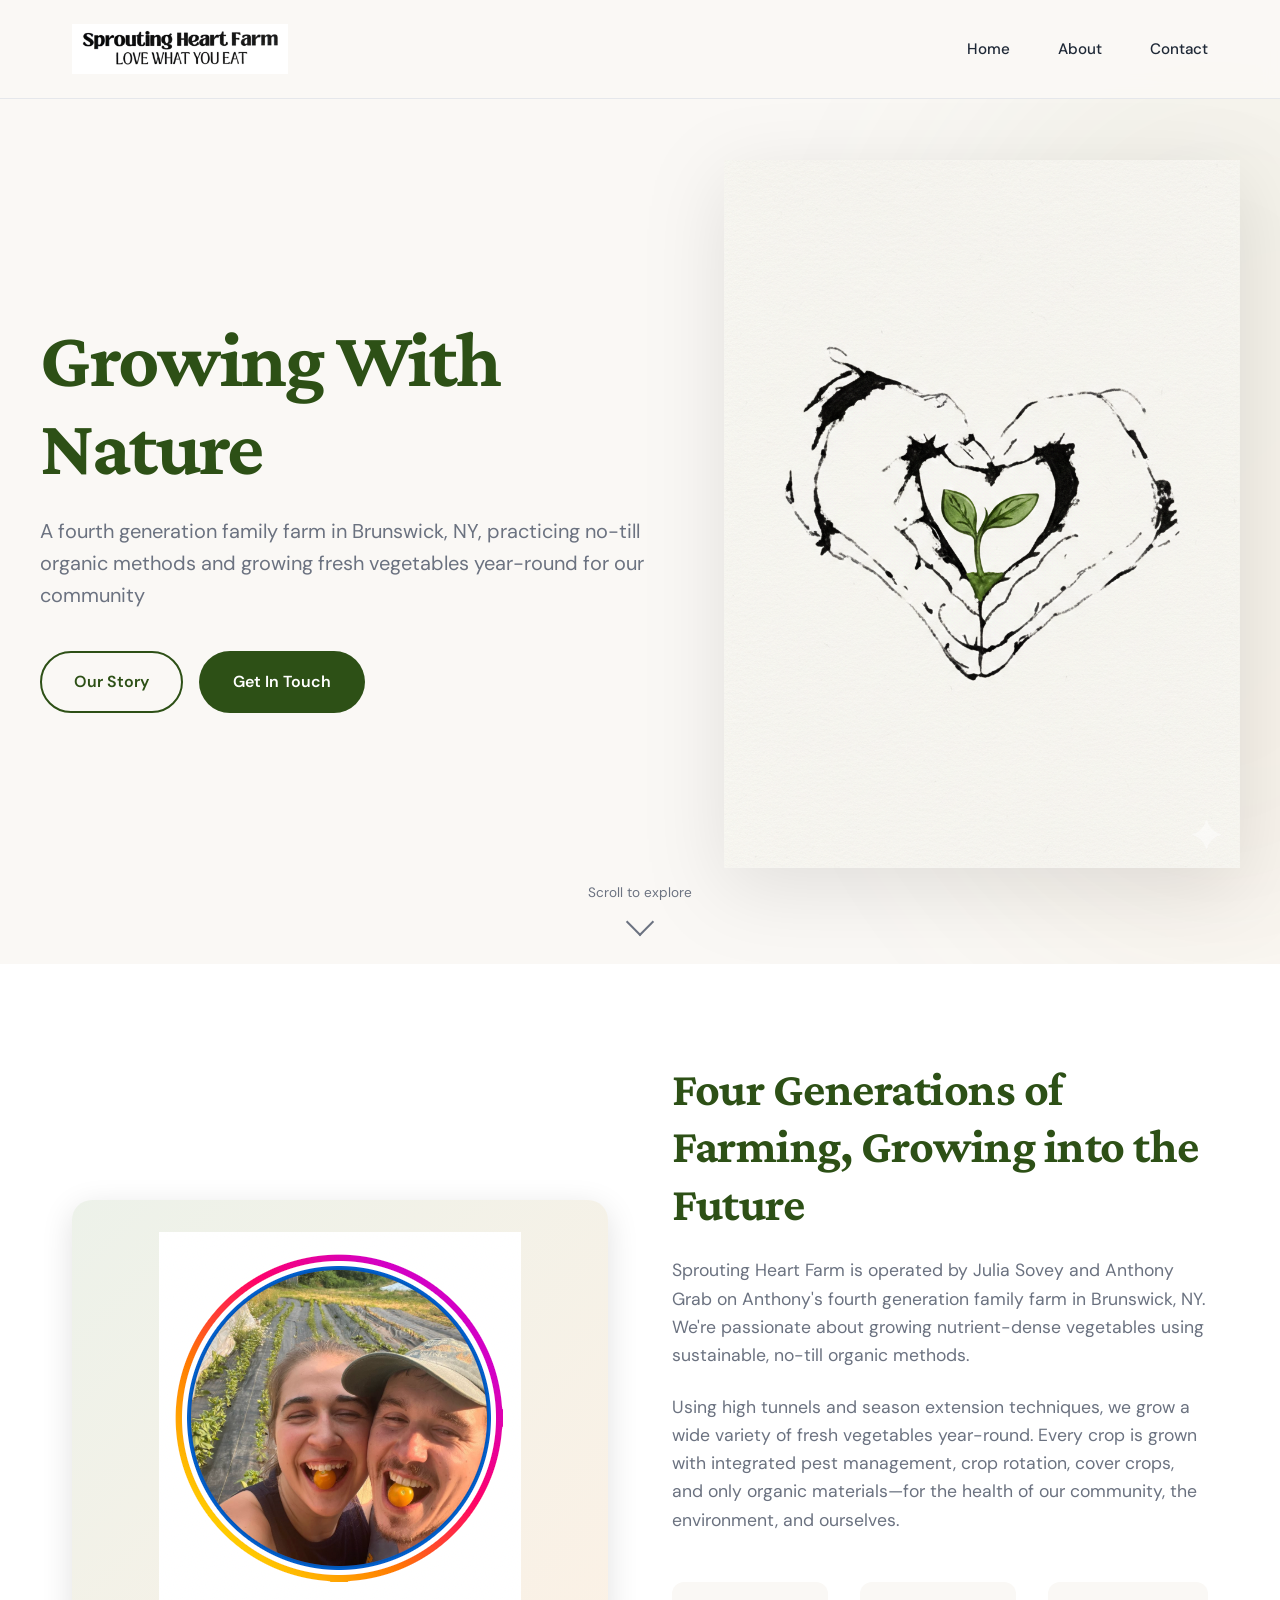
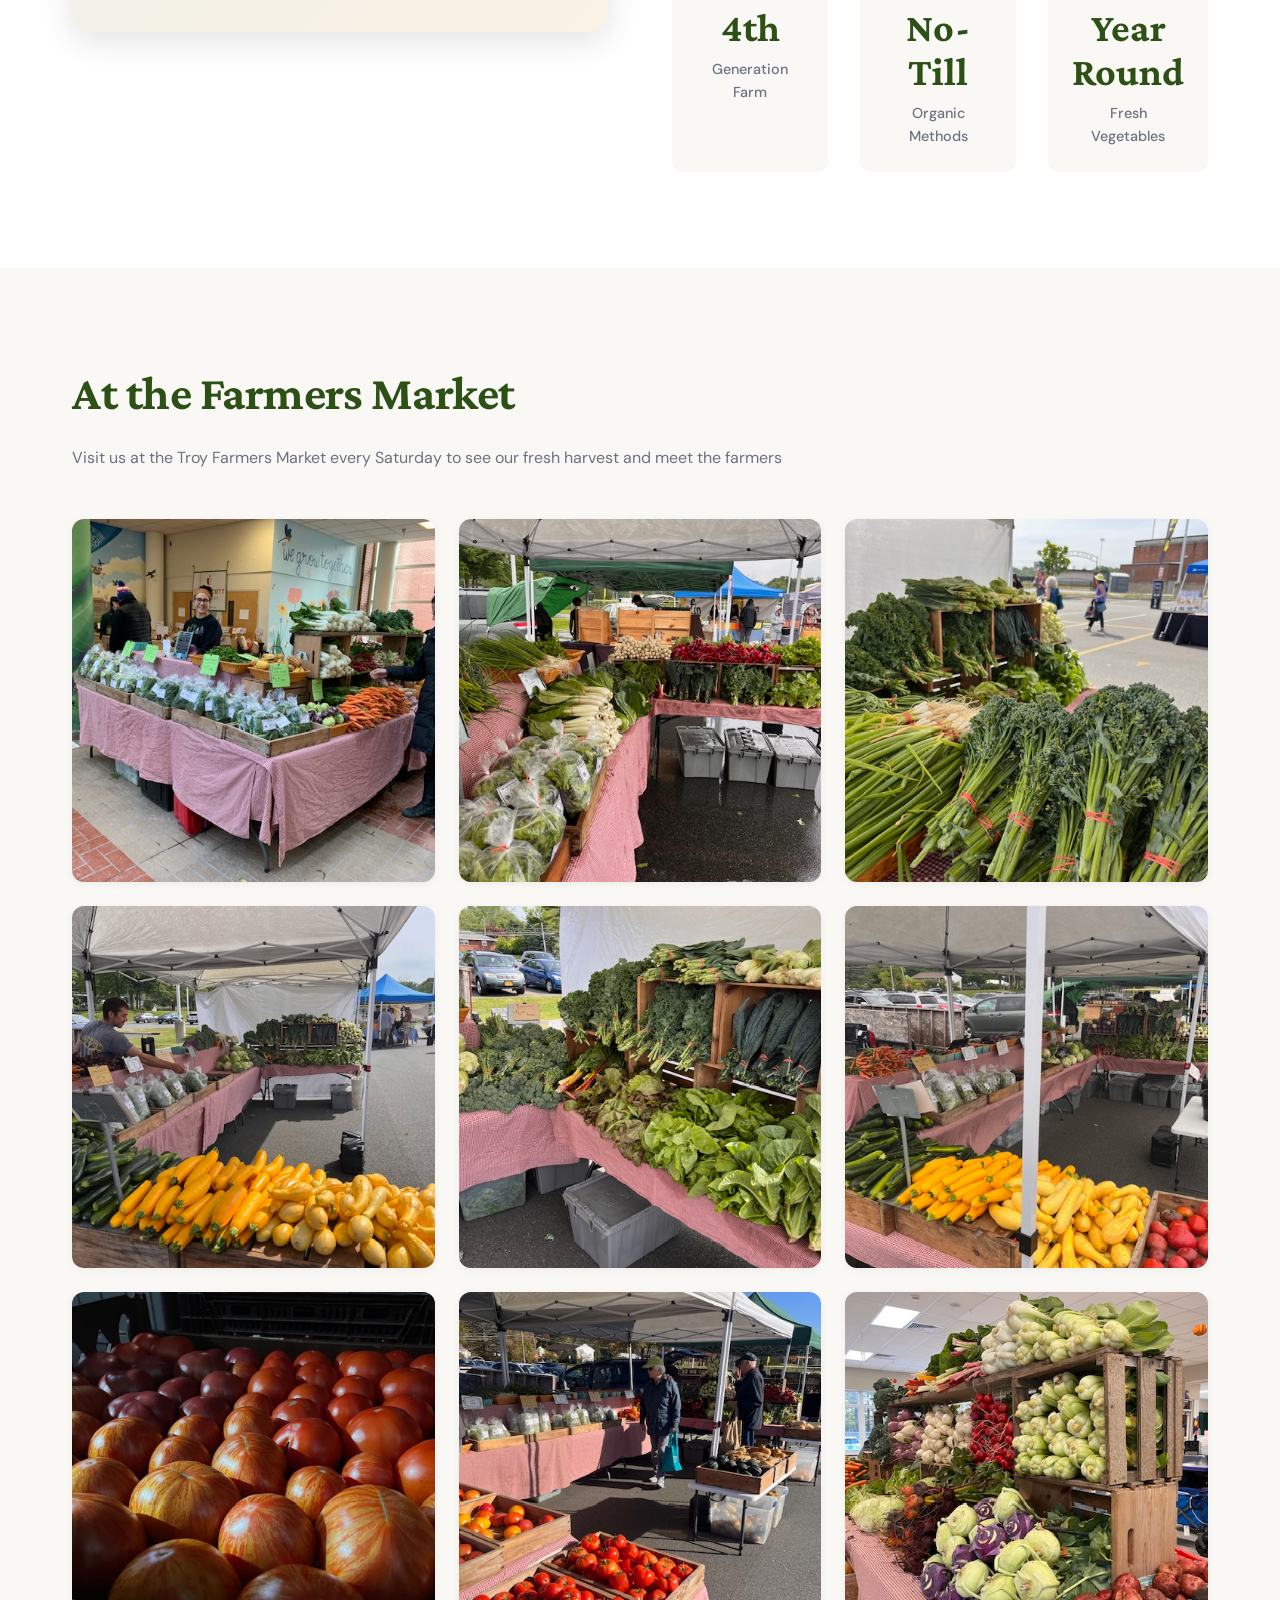
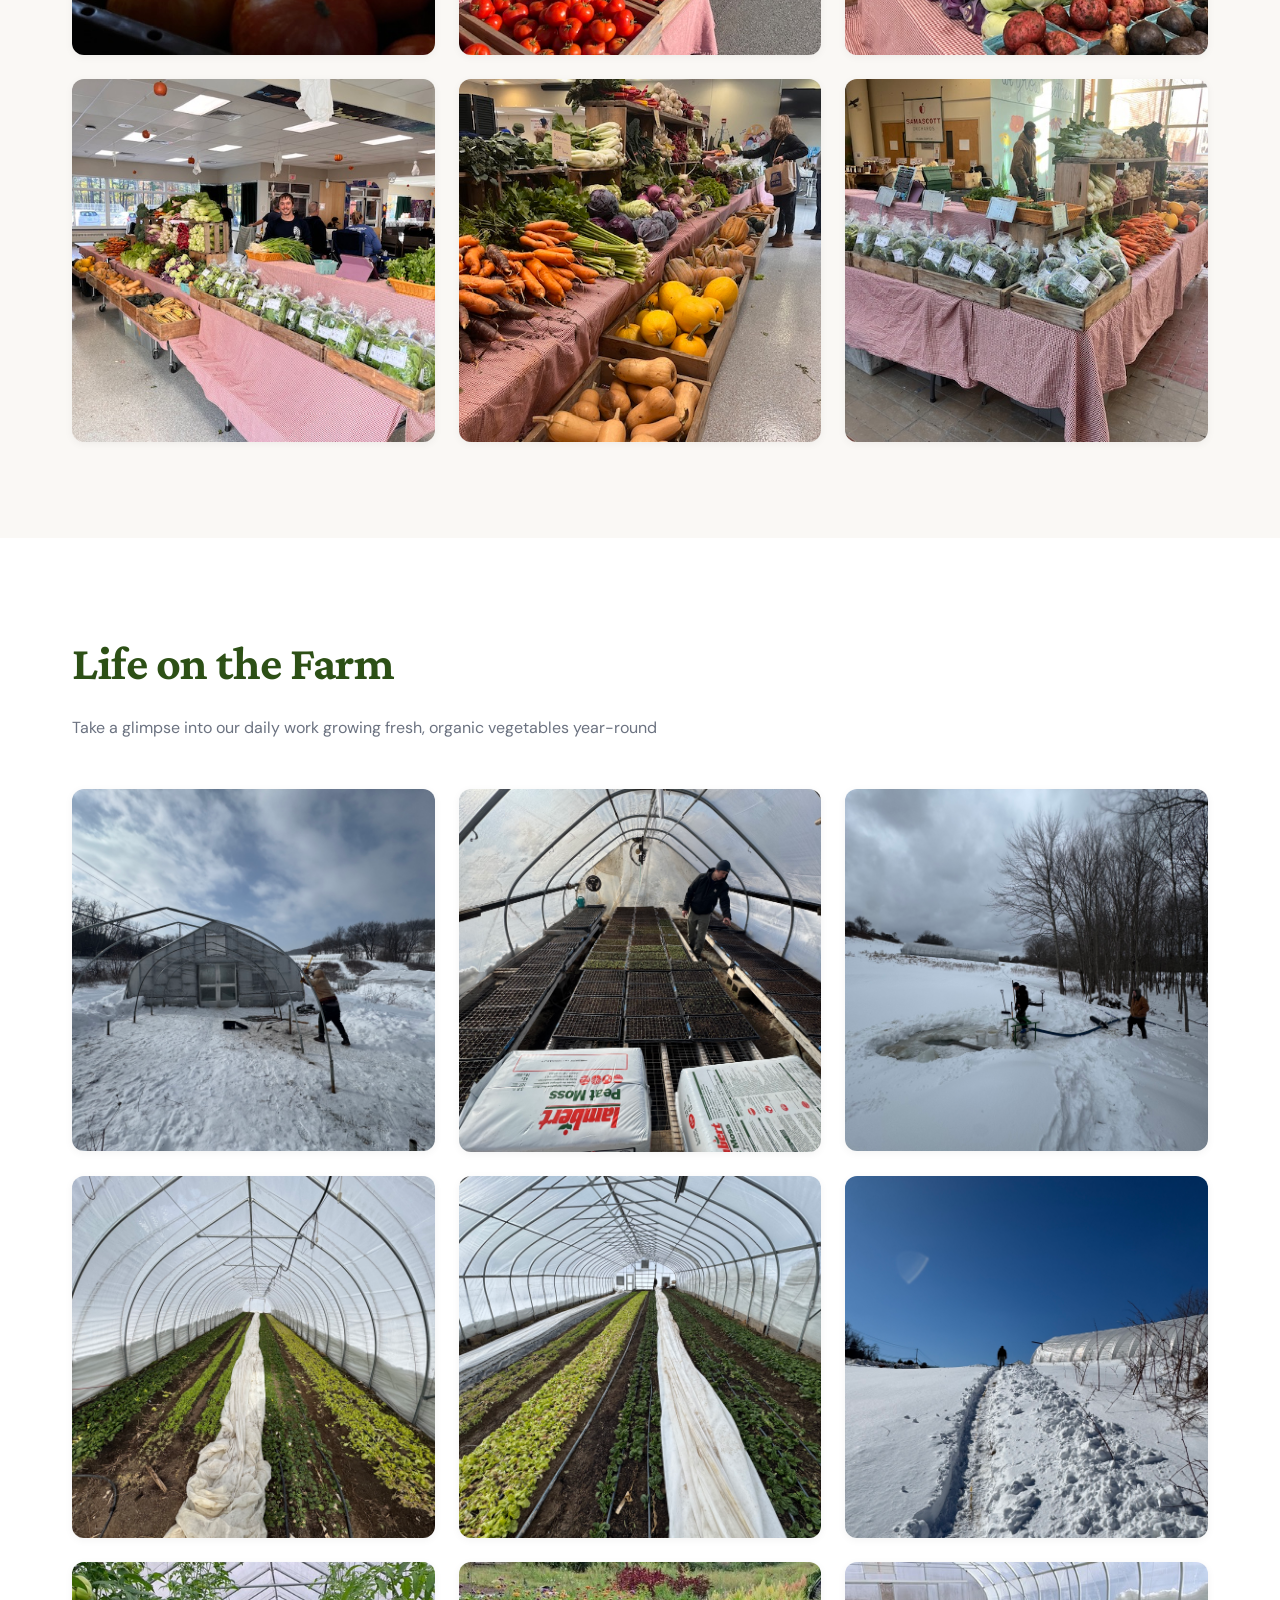
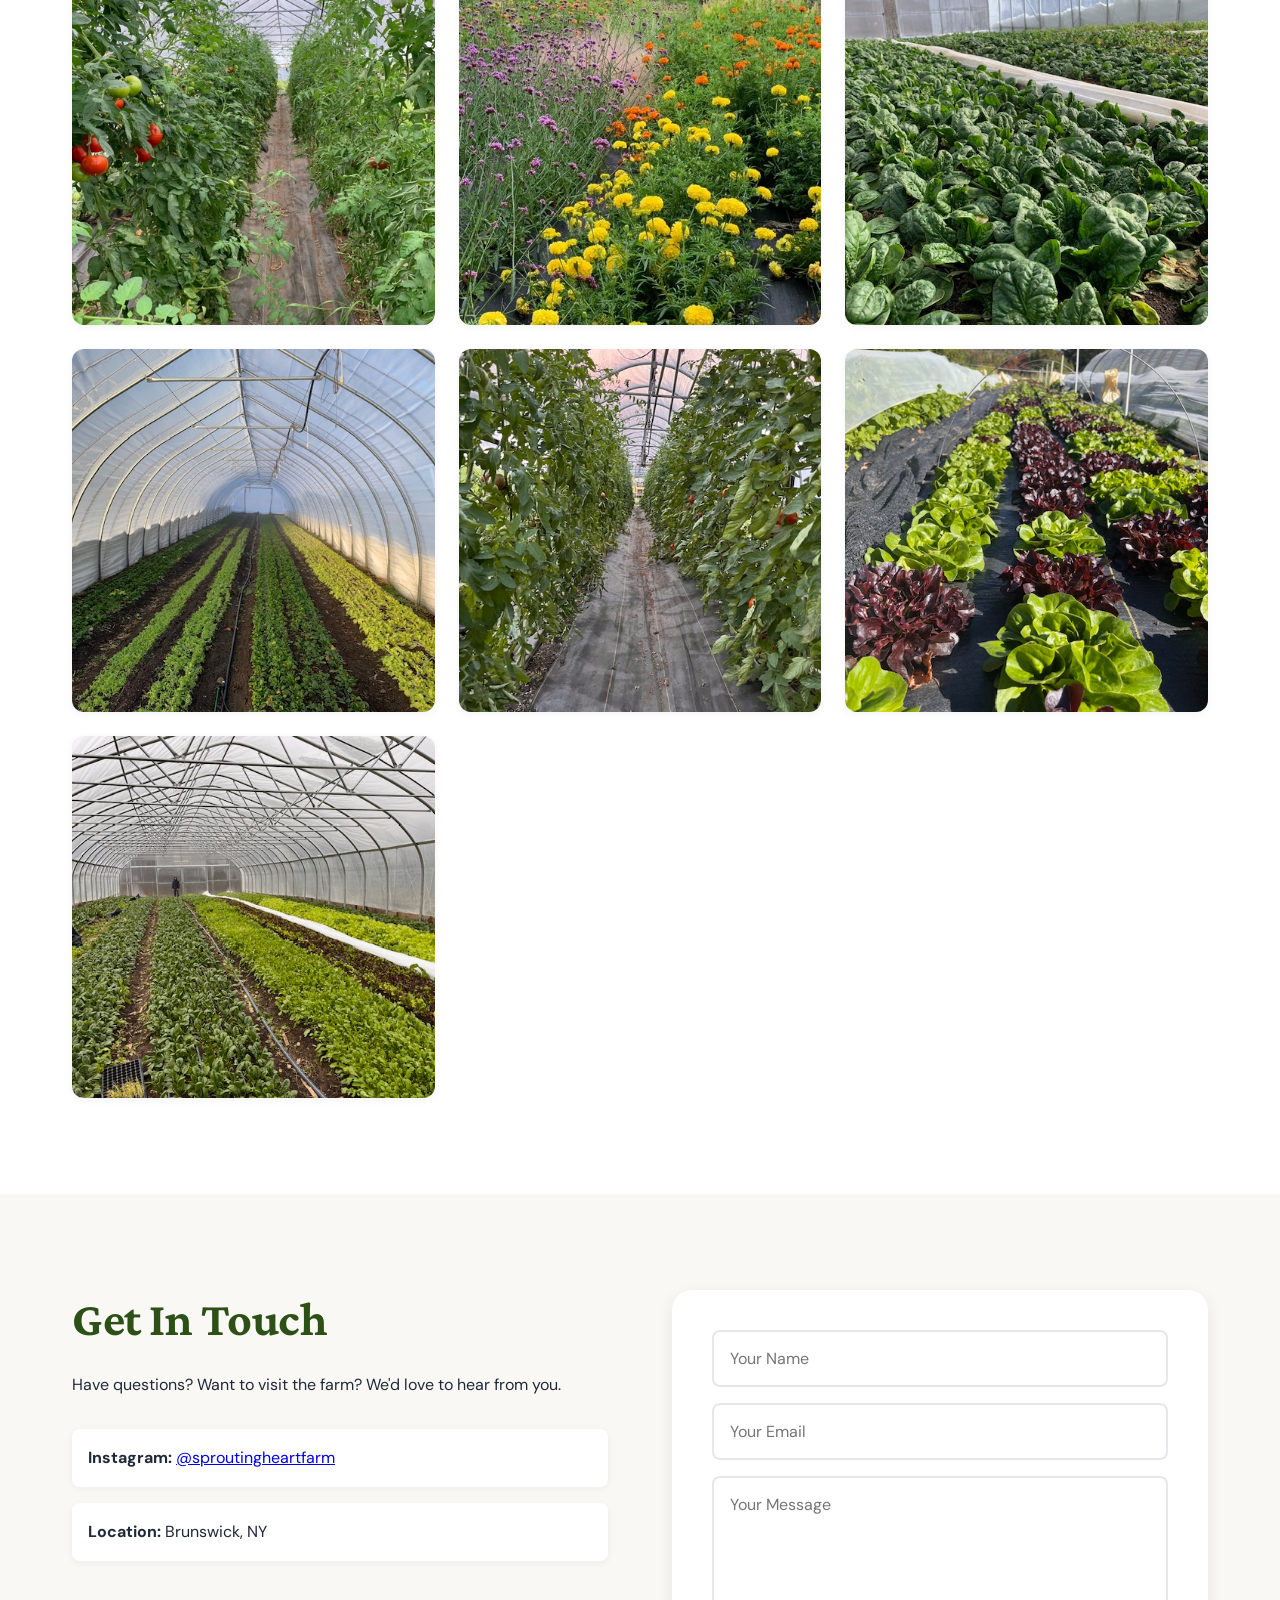
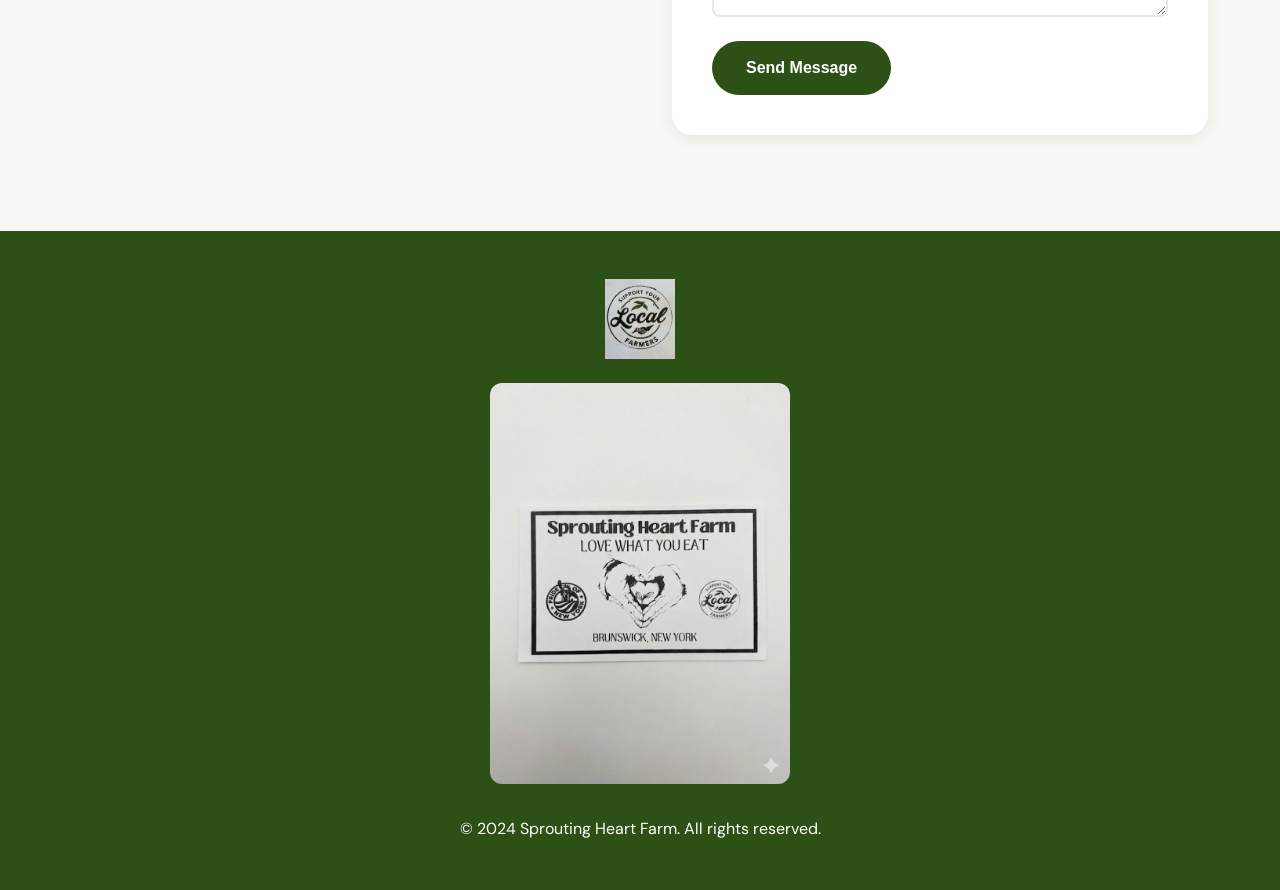
<file: index.html>
<!DOCTYPE html>
<html lang="en">
<head>
    <meta charset="UTF-8">
    <meta name="viewport" content="width=device-width, initial-scale=1.0">
    <title>Sprouting Heart Farm | No-Till Organic Vegetables - Brunswick, NY</title>
    <meta name="description" content="Sprouting Heart Farm is a fourth generation no-till organic vegetable farm in Brunswick, NY. Pre-order fresh, seasonal vegetables for pickup at the farm or farmers market.">
    <meta name="keywords" content="organic vegetables, no-till farm, Brunswick NY, farmers market, CSA, fresh produce, Rensselaer County farm">
    <link rel="canonical" href="https://sproutingheartfarm.com/">

    <!-- Open Graph -->
    <meta property="og:type" content="website">
    <meta property="og:url" content="https://sproutingheartfarm.com/">
    <meta property="og:title" content="Sprouting Heart Farm | No-Till Organic Vegetables - Brunswick, NY">
    <meta property="og:description" content="Fourth generation no-till organic vegetable farm in Brunswick, NY. Pre-order fresh seasonal vegetables for farm or farmers market pickup.">
    <meta property="og:image" content="https://sproutingheartfarm.com/images/logo/sprouting heart.jpg">

    <!-- Structured Data: Local Business -->
    <script type="application/ld+json">
    {
      "@context": "https://schema.org",
      "@type": "LocalBusiness",
      "name": "Sprouting Heart Farm",
      "description": "Fourth generation no-till organic vegetable farm in Brunswick, NY offering fresh seasonal produce.",
      "url": "https://sproutingheartfarm.com",
      "image": "https://sproutingheartfarm.com/images/logo/sprouting heart.jpg",
      "address": {
        "@type": "PostalAddress",
        "addressLocality": "Brunswick",
        "addressRegion": "NY",
        "addressCountry": "US"
      },
      "email": "sproutingheartfarmny@gmail.com",
      "servesCuisine": "Organic Vegetables"
    }
    </script>

    <link rel="icon" type="image/png" href="images/logo/hands.png">
    <link rel="stylesheet" href="styles.css?v=2">
    <link rel="preconnect" href="https://fonts.googleapis.com">
    <link rel="preconnect" href="https://fonts.gstatic.com" crossorigin>
    <link href="https://fonts.googleapis.com/css2?family=Crimson+Pro:wght@400;600;700&family=DM+Sans:wght@400;500;700&display=swap" rel="stylesheet">
</head>
<body>
    <!-- Navigation -->
    <nav class="navbar">
        <div class="nav-container">
            <div class="logo">
                <img src="images/logo/love what you eat.png" alt="Sprouting Heart Farm - Love What You Eat" loading="lazy">
            </div>
            <button class="hamburger" id="hamburger" aria-label="Menu">
                <span></span>
                <span></span>
                <span></span>
            </button>
            <ul class="nav-menu" id="navMenu">
                <li><a href="#home" class="nav-link">Home</a></li>
                <li><a href="#about" class="nav-link">About</a></li>
                <li><a href="#contact" class="nav-link">Contact</a></li>
            </ul>
        </div>
    </nav>

    <!-- Hero Section -->
    <section class="hero" id="home">
        <div class="hero-content">
            <div class="hero-text">
                <h1 class="hero-title">
                    <span class="title-line">Growing With</span>
                    <span class="title-line">Nature</span>
                </h1>
                <p class="hero-subtitle">A fourth generation family farm in Brunswick, NY, practicing no-till organic methods and growing fresh vegetables year-round for our community</p>
                <div class="hero-buttons">
                    <a href="#about" class="btn btn-secondary">Our Story</a>
                    <a href="#contact" class="btn btn-primary">Get In Touch</a>
                </div>
            </div>
            <div class="hero-image">
                <img src="images/logo/hands.png" alt="Sprouting Heart Farm Logo" fetchpriority="high">
            </div>
        </div>
        <div class="scroll-indicator">
            <span>Scroll to explore</span>
            <div class="scroll-arrow"></div>
        </div>
    </section>

    <!-- About Section -->
    <section class="about" id="about">
        <div class="container">
            <div class="about-grid">
                <div class="about-image">
                    <div class="image-frame">
                        <img src="images/logo/123.png" alt="Pride of New York" loading="lazy">
                    </div>
                </div>
                <div class="about-content">
                    <h2 class="section-title">Four Generations of Farming, Growing into the Future</h2>
                    <p class="about-text">Sprouting Heart Farm is operated by Julia Sovey and Anthony Grab on Anthony's fourth generation family farm in Brunswick, NY. We're passionate about growing nutrient-dense vegetables using sustainable, no-till organic methods.</p>
                    <p class="about-text">Using high tunnels and season extension techniques, we grow a wide variety of fresh vegetables year-round. Every crop is grown with integrated pest management, crop rotation, cover crops, and only organic materials—for the health of our community, the environment, and ourselves.</p>
                    <div class="stats-grid">
                        <div class="stat-card">
                            <div class="stat-number">4th</div>
                            <div class="stat-label">Generation Farm</div>
                        </div>
                        <div class="stat-card">
                            <div class="stat-number">No-Till</div>
                            <div class="stat-label">Organic Methods</div>
                        </div>
                        <div class="stat-card">
                            <div class="stat-number">Year Round</div>
                            <div class="stat-label">Fresh Vegetables</div>
                        </div>
                    </div>
                </div>
            </div>
        </div>
    </section>

    <!-- Farmers Market Gallery Section -->
    <section class="market-gallery">
        <div class="container">
            <h2 class="section-title">At the Farmers Market</h2>
            <p class="section-subtitle">Visit us at the Troy Farmers Market every Saturday to see our fresh harvest and meet the farmers</p>
            <div class="gallery-grid">
                <div class="gallery-item">
                    <img src="images/products/IMG_7277.jpeg" alt="Farmers Market booth" loading="lazy">
                </div>
                <div class="gallery-item">
                    <img src="images/products/IMG_7458.jpeg" alt="Fresh vegetables at market" loading="lazy">
                </div>
                <div class="gallery-item">
                    <img src="images/products/IMG_7525.jpeg" alt="Market display" loading="lazy">
                </div>
                <div class="gallery-item">
                    <img src="images/products/IMG_7527.jpeg" alt="Farmers market scene" loading="lazy">
                </div>
                <div class="gallery-item">
                    <img src="images/products/IMG_7528.jpeg" alt="Market produce" loading="lazy">
                </div>
                <div class="gallery-item">
                    <img src="images/products/IMG_7551.jpeg" alt="Farmers market vegetables" loading="lazy">
                </div>
                <div class="gallery-item">
                    <img src="images/products/IMG_7605.jpeg" alt="Market booth setup" loading="lazy">
                </div>
                <div class="gallery-item">
                    <img src="images/products/IMG_7915.jpeg" alt="Fresh produce display" loading="lazy">
                </div>
                <div class="gallery-item">
                    <img src="images/products/IMG_7979.jpeg" alt="Farmers market" loading="lazy">
                </div>
                <div class="gallery-item">
                    <img src="images/products/IMG_7980.jpeg" alt="Market vegetables" loading="lazy">
                </div>
                <div class="gallery-item">
                    <img src="images/products/IMG_8004.jpeg" alt="Farmers market booth" loading="lazy">
                </div>
                <div class="gallery-item">
                    <img src="images/products/IMG_8293.jpeg" alt="Market produce" loading="lazy">
                </div>
            </div>
        </div>
    </section>

    <!-- Farm Gallery Section -->
    <section class="farm-gallery">
        <div class="container">
            <h2 class="section-title">Life on the Farm</h2>
            <p class="section-subtitle">Take a glimpse into our daily work growing fresh, organic vegetables year-round</p>
            <div class="gallery-grid">
                <div class="gallery-item">
                    <img src="images/farm/IMG_5907.jpeg" alt="Sprouting Heart Farm" loading="lazy">
                </div>
                <div class="gallery-item">
                    <img src="images/farm/IMG_6013.jpeg" alt="Farm vegetables" loading="lazy">
                </div>
                <div class="gallery-item">
                    <img src="images/farm/IMG_6026.jpeg" alt="Farm harvest" loading="lazy">
                </div>
                <div class="gallery-item">
                    <img src="images/farm/IMG_6034.jpeg" alt="Growing vegetables" loading="lazy">
                </div>
                <div class="gallery-item">
                    <img src="images/farm/IMG_6035.jpeg" alt="Farm work" loading="lazy">
                </div>
                <div class="gallery-item">
                    <img src="images/farm/IMG_6045.jpeg" alt="Farm scene" loading="lazy">
                </div>
                <div class="gallery-item">
                    <img src="images/farm/IMG_6908.jpeg" alt="Farm work" loading="lazy">
                </div>
                <div class="gallery-item">
                    <img src="images/farm/IMG_6910.jpeg" alt="Farm harvest" loading="lazy">
                </div>
                <div class="gallery-item">
                    <img src="images/farm/IMG_7362.jpeg" alt="Farm scene" loading="lazy">
                </div>
                <div class="gallery-item">
                    <img src="images/farm/IMG_7365.jpeg" alt="Farm vegetables" loading="lazy">
                </div>
                <div class="gallery-item">
                    <img src="images/farm/IMG_7641.jpeg" alt="Farm activity" loading="lazy">
                </div>
                <div class="gallery-item">
                    <img src="images/farm/IMG_7857.jpeg" alt="Farm landscape" loading="lazy">
                </div>
                <div class="gallery-item">
                    <img src="images/farm/IMG_8013.jpeg" alt="Farm view" loading="lazy">
                </div>
            </div>
        </div>
    </section>

    <!-- Contact Section -->
    <section class="contact" id="contact">
        <div class="container">
            <div class="contact-grid">
                <div class="contact-info">
                    <h2 class="section-title">Get In Touch</h2>
                    <p>Have questions? Want to visit the farm? We'd love to hear from you.</p>
                    <div class="contact-details">
                        <div class="contact-item">
                            <strong>Instagram:</strong> <a href="https://instagram.com/sproutingheartfarm" target="_blank" rel="noopener noreferrer">@sproutingheartfarm</a>
                        </div>
                        <div class="contact-item">
                            <strong>Location:</strong> Brunswick, NY
                        </div>
                    </div>
                </div>
                <div class="contact-form">
                    <form id="contactForm" autocomplete="on">
                        <input type="text" id="contact-name" name="name" placeholder="Your Name" autocomplete="name" required>
                        <input type="email" id="contact-email" name="email" placeholder="Your Email" autocomplete="email" required>
                        <textarea id="contact-message" name="message" placeholder="Your Message" rows="5" autocomplete="off" required></textarea>
                        <button type="submit" class="btn btn-primary">Send Message</button>
                    </form>
                </div>
            </div>
        </div>
    </section>

    <!-- Footer -->
    <footer class="footer">
        <div class="container">
            <div class="footer-content">
                <div class="footer-badges">
                    <img src="images/logo/Support your local.png" alt="Support Your Local Farmers" class="footer-badge" loading="lazy">
                </div>
                <div class="footer-logo-image">
                    <img src="images/logo/sprouting heart.jpg" alt="Sprouting Heart Farm" loading="lazy">
                </div>
                <p>&copy; 2024 Sprouting Heart Farm. All rights reserved.</p>
            </div>
        </div>
    </footer>

    <script src="script.js"></script>
</body>
</html>
</file>
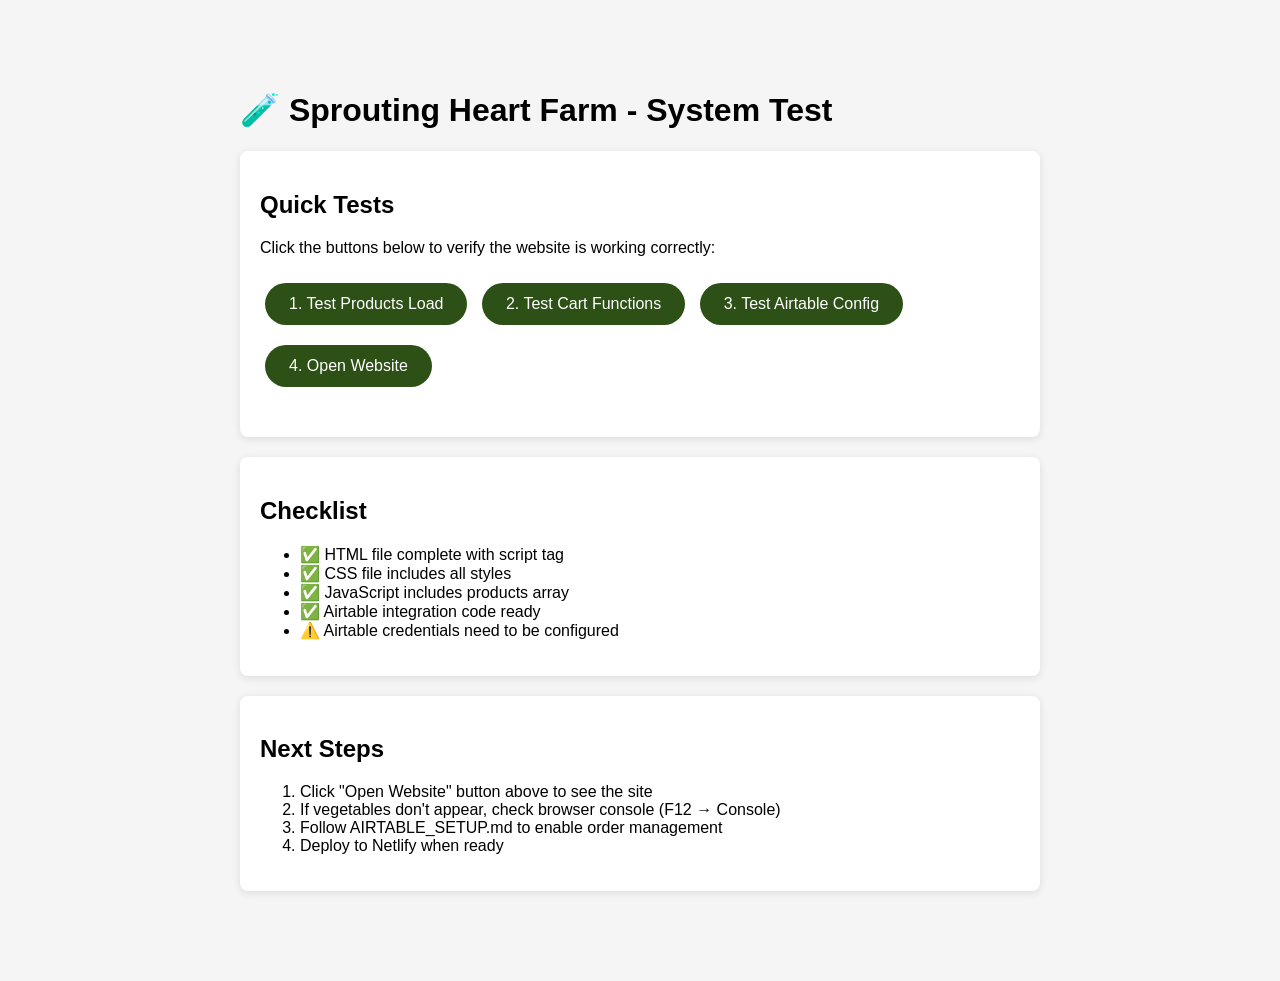
<file: test.html>
<!DOCTYPE html>
<html lang="en">
<head>
    <meta charset="UTF-8">
    <meta name="viewport" content="width=device-width, initial-scale=1.0">
    <title>Test - Sprouting Heart Farm</title>
    <style>
        body {
            font-family: Arial, sans-serif;
            max-width: 800px;
            margin: 50px auto;
            padding: 20px;
            background: #f5f5f5;
        }
        .test-card {
            background: white;
            padding: 20px;
            margin: 20px 0;
            border-radius: 8px;
            box-shadow: 0 2px 8px rgba(0,0,0,0.1);
        }
        .success { color: #28a745; font-weight: bold; }
        .error { color: #dc3545; font-weight: bold; }
        .info { color: #007bff; }
        button {
            background: #2d5016;
            color: white;
            padding: 12px 24px;
            border: none;
            border-radius: 50px;
            cursor: pointer;
            font-size: 16px;
            margin: 10px 5px;
        }
        button:hover {
            background: #4a7c2b;
        }
        #results {
            margin-top: 20px;
        }
    </style>
</head>
<body>
    <h1>🧪 Sprouting Heart Farm - System Test</h1>
    
    <div class="test-card">
        <h2>Quick Tests</h2>
        <p>Click the buttons below to verify the website is working correctly:</p>
        
        <button onclick="testProducts()">1. Test Products Load</button>
        <button onclick="testCart()">2. Test Cart Functions</button>
        <button onclick="testAirtable()">3. Test Airtable Config</button>
        <button onclick="window.open('index.html', '_blank')">4. Open Website</button>
        
        <div id="results"></div>
    </div>
    
    <div class="test-card">
        <h2>Checklist</h2>
        <ul>
            <li>✅ HTML file complete with script tag</li>
            <li>✅ CSS file includes all styles</li>
            <li>✅ JavaScript includes products array</li>
            <li>✅ Airtable integration code ready</li>
            <li>⚠️ Airtable credentials need to be configured</li>
        </ul>
    </div>
    
    <div class="test-card">
        <h2>Next Steps</h2>
        <ol>
            <li>Click "Open Website" button above to see the site</li>
            <li>If vegetables don't appear, check browser console (F12 → Console)</li>
            <li>Follow AIRTABLE_SETUP.md to enable order management</li>
            <li>Deploy to Netlify when ready</li>
        </ol>
    </div>

    <script src="script.js"></script>
    <script>
        function testProducts() {
            const results = document.getElementById('results');
            results.innerHTML = '<h3>Product Test Results:</h3>';
            
            if (typeof products === 'undefined') {
                results.innerHTML += '<p class="error">❌ Products array not found. Script.js not loaded.</p>';
                return;
            }
            
            results.innerHTML += `<p class="success">✅ Products array found with ${products.length} vegetables</p>`;
            
            products.forEach((p, i) => {
                results.innerHTML += `<p class="info">${i+1}. ${p.emoji} ${p.name} - $${p.price.toFixed(2)}/${p.unit}</p>`;
            });
        }
        
        function testCart() {
            const results = document.getElementById('results');
            results.innerHTML = '<h3>Cart Test Results:</h3>';
            
            if (typeof cart === 'undefined') {
                results.innerHTML += '<p class="error">❌ Cart not initialized</p>';
                return;
            }
            
            results.innerHTML += '<p class="success">✅ Cart system initialized</p>';
            results.innerHTML += `<p class="info">Current cart items: ${cart.length}</p>`;
            
            // Try to add item to cart
            try {
                const testProduct = products[0];
                addToCart(testProduct.id);
                results.innerHTML += `<p class="success">✅ Successfully added ${testProduct.name} to cart</p>`;
                results.innerHTML += `<p class="info">Cart now has ${cart.length} items</p>`;
            } catch (e) {
                results.innerHTML += `<p class="error">❌ Error adding to cart: ${e.message}</p>`;
            }
        }
        
        function testAirtable() {
            const results = document.getElementById('results');
            results.innerHTML = '<h3>Airtable Configuration:</h3>';
            
            if (typeof AIRTABLE_TOKEN === 'undefined') {
                results.innerHTML += '<p class="error">❌ Airtable variables not found</p>';
                return;
            }
            
            if (AIRTABLE_TOKEN === 'YOUR_TOKEN_HERE') {
                results.innerHTML += '<p class="error">⚠️ Airtable token not configured yet</p>';
                results.innerHTML += '<p class="info">Follow AIRTABLE_SETUP.md to get your token</p>';
            } else {
                results.innerHTML += '<p class="success">✅ Airtable token is set</p>';
            }
            
            if (AIRTABLE_BASE_ID === 'YOUR_BASE_ID_HERE') {
                results.innerHTML += '<p class="error">⚠️ Airtable base ID not configured yet</p>';
            } else {
                results.innerHTML += '<p class="success">✅ Airtable base ID is set</p>';
            }
            
            results.innerHTML += '<p class="info">Table name: ' + AIRTABLE_TABLE_NAME + '</p>';
        }
    </script>
</body>
</html>
</file>
<file: styles.css>
:root {
    --color-primary: #2d5016;
    --color-primary-light: #4a7c2b;
    --color-secondary: #d97706;
    --color-accent: #dc2626;
    --color-bg: #faf8f5;
    --color-surface: #ffffff;
    --color-text: #1f2937;
    --color-text-light: #6b7280;
    --color-border: #e5e7eb;

    --font-display: 'Crimson Pro', serif;
    --font-body: 'DM Sans', sans-serif;

    --shadow-sm: 0 2px 8px rgba(0, 0, 0, 0.05);
    --shadow-md: 0 4px 16px rgba(0, 0, 0, 0.08);
    --shadow-lg: 0 8px 32px rgba(0, 0, 0, 0.12);

    --transition: all 0.3s cubic-bezier(0.4, 0, 0.2, 1);
}

* {
    margin: 0;
    padding: 0;
    box-sizing: border-box;
}

html {
    scroll-behavior: smooth;
}

body {
    font-family: var(--font-body);
    background-color: var(--color-bg);
    color: var(--color-text);
    line-height: 1.6;
    overflow-x: hidden;
}

/* Container - Mobile First */
.container {
    max-width: 1200px;
    margin: 0 auto;
    padding: 0 1rem;
}

/* Navigation - Mobile First */
.navbar {
    position: fixed;
    top: 0;
    width: 100%;
    background: rgba(250, 248, 245, 0.95);
    backdrop-filter: blur(10px);
    border-bottom: 1px solid var(--color-border);
    z-index: 1000;
    animation: slideDown 0.6s ease-out;
}

@keyframes slideDown {
    from {
        transform: translateY(-100%);
        opacity: 0;
    }
    to {
        transform: translateY(0);
        opacity: 1;
    }
}

.nav-container {
    max-width: 1200px;
    margin: 0 auto;
    padding: 1rem;
    display: flex;
    justify-content: space-between;
    align-items: center;
}

.logo {
    display: flex;
    align-items: center;
}

.logo img {
    height: 40px;
    width: auto;
    object-fit: contain;
}

/* Mobile Menu - Default visible on mobile */
.hamburger {
    display: flex;
    flex-direction: column;
    gap: 5px;
    background: none;
    border: none;
    cursor: pointer;
    padding: 0.75rem;
    z-index: 1001;
    min-width: 48px;
    min-height: 48px;
    align-items: center;
    justify-content: center;
}

.hamburger span {
    width: 25px;
    height: 3px;
    background: var(--color-primary);
    border-radius: 3px;
    transition: var(--transition);
}

.hamburger.active span:nth-child(1) {
    transform: rotate(45deg) translate(8px, 8px);
}

.hamburger.active span:nth-child(2) {
    opacity: 0;
}

.hamburger.active span:nth-child(3) {
    transform: rotate(-45deg) translate(7px, -7px);
}

/* Mobile Menu Styles */
.nav-menu {
    position: fixed;
    top: 73px;
    left: -100%;
    width: 100%;
    background: rgba(250, 248, 245, 0.98);
    backdrop-filter: blur(10px);
    flex-direction: column;
    padding: 2rem 1rem;
    gap: 0.5rem;
    border-bottom: 1px solid var(--color-border);
    transition: left 0.3s ease;
    box-shadow: var(--shadow-md);
    list-style: none;
    display: flex;
}

.nav-menu.active {
    left: 0;
}

.nav-menu li {
    text-align: center;
}

.nav-menu a {
    text-decoration: none;
    color: var(--color-text);
    font-weight: 500;
    font-size: 1.1rem;
    position: relative;
    transition: var(--transition);
    display: block;
    padding: 1rem;
    min-height: 48px;
    display: flex;
    align-items: center;
    justify-content: center;
}

.nav-menu a:hover {
    color: var(--color-primary);
    background: rgba(45, 80, 22, 0.05);
    border-radius: 8px;
}

/* Cart Button - Mobile optimized */
.cart-btn {
    position: relative;
    background: var(--color-primary);
    color: white;
    border: none;
    padding: 0.75rem 1rem;
    border-radius: 50px;
    cursor: pointer;
    display: flex;
    align-items: center;
    gap: 0.5rem;
    transition: var(--transition);
    min-height: 48px;
}

.cart-btn:hover {
    background: var(--color-primary-light);
    transform: translateY(-2px);
}

.cart-count {
    background: var(--color-accent);
    color: white;
    border-radius: 50%;
    width: 24px;
    height: 24px;
    display: flex;
    align-items: center;
    justify-content: center;
    font-size: 0.75rem;
    font-weight: 700;
}

/* Hero Section - Mobile First */
.hero {
    padding: 5rem 1rem 3rem;
    position: relative;
    overflow: hidden;
}

.hero::before {
    content: '';
    position: absolute;
    top: 0;
    right: -20%;
    width: 50%;
    height: 100%;
    background: linear-gradient(135deg, rgba(74, 124, 43, 0.05) 0%, rgba(217, 119, 6, 0.05) 100%);
    border-radius: 50%;
    filter: blur(100px);
    z-index: -1;
}

.hero-content {
    max-width: 1200px;
    margin: 0 auto;
    display: grid;
    grid-template-columns: 1fr;
    gap: 2rem;
    align-items: center;
}

.hero-title {
    font-family: var(--font-display);
    font-size: 2.5rem;
    font-weight: 700;
    line-height: 1.1;
    color: var(--color-primary);
    margin-bottom: 1.5rem;
    letter-spacing: -1px;
}

.title-line {
    display: block;
    animation: fadeInUp 0.8s ease-out backwards;
}

.title-line:nth-child(2) {
    animation-delay: 0.2s;
}

@keyframes fadeInUp {
    from {
        opacity: 0;
        transform: translateY(30px);
    }
    to {
        opacity: 1;
        transform: translateY(0);
    }
}

.hero-subtitle {
    font-size: 1rem;
    color: var(--color-text-light);
    margin-bottom: 2rem;
    animation: fadeInUp 0.8s ease-out 0.4s backwards;
}

.hero-buttons {
    display: flex;
    flex-direction: column;
    gap: 1rem;
    animation: fadeInUp 0.8s ease-out 0.6s backwards;
}

/* Buttons - Mobile First with 48px touch targets */
.btn {
    padding: 1rem 2rem;
    border-radius: 50px;
    font-weight: 600;
    text-decoration: none;
    transition: var(--transition);
    font-size: 1rem;
    display: inline-block;
    border: 2px solid transparent;
    text-align: center;
    min-height: 48px;
    display: flex;
    align-items: center;
    justify-content: center;
}

.btn-primary {
    background: var(--color-primary);
    color: white;
}

.btn-primary:hover {
    background: var(--color-primary-light);
    transform: translateY(-2px);
    box-shadow: var(--shadow-md);
}

.btn-secondary {
    background: transparent;
    color: var(--color-primary);
    border-color: var(--color-primary);
}

.btn-secondary:hover {
    background: var(--color-primary);
    color: white;
}

.hero-image {
    animation: fadeIn 1s ease-out 0.8s backwards;
    display: flex;
    align-items: center;
    justify-content: center;
    order: -1;
}

.hero-image img {
    max-width: 80%;
    height: auto;
    filter: drop-shadow(0 10px 20px rgba(0, 0, 0, 0.1));
}

.image-placeholder {
    font-size: 10rem;
    text-align: center;
    filter: drop-shadow(0 10px 20px rgba(0, 0, 0, 0.1));
}

@keyframes fadeIn {
    from {
        opacity: 0;
    }
    to {
        opacity: 1;
    }
}

.scroll-indicator {
    position: absolute;
    bottom: 1rem;
    left: 50%;
    transform: translateX(-50%);
    display: flex;
    flex-direction: column;
    align-items: center;
    gap: 0.5rem;
    color: var(--color-text-light);
    font-size: 0.85rem;
    animation: fadeIn 1s ease-out 1.2s backwards;
}

.scroll-arrow {
    width: 20px;
    height: 20px;
    border-right: 2px solid var(--color-text-light);
    border-bottom: 2px solid var(--color-text-light);
    transform: rotate(45deg);
    animation: bounce 2s infinite;
}

@keyframes bounce {
    0%, 100% {
        transform: rotate(45deg) translateY(0);
    }
    50% {
        transform: rotate(45deg) translateY(10px);
    }
}

/* About Section - Mobile First */
.about {
    padding: 3rem 1rem;
    background: var(--color-surface);
}

.about-grid {
    display: grid;
    grid-template-columns: 1fr;
    gap: 2rem;
    align-items: center;
}

.image-frame {
    position: relative;
    border-radius: 20px;
    overflow: hidden;
    box-shadow: var(--shadow-lg);
    display: flex;
    align-items: center;
    justify-content: center;
    padding: 2rem;
    background: linear-gradient(135deg, rgba(74, 124, 43, 0.1) 0%, rgba(217, 119, 6, 0.1) 100%);
}

.image-frame img {
    max-width: 100%;
    height: auto;
    object-fit: contain;
}

.about-image .image-placeholder {
    font-size: 10rem;
    text-align: center;
    padding: 2rem;
    background: linear-gradient(135deg, rgba(74, 124, 43, 0.1) 0%, rgba(217, 119, 6, 0.1) 100%);
}

.section-title {
    font-family: var(--font-display);
    font-size: 2rem;
    font-weight: 700;
    color: var(--color-primary);
    margin-bottom: 1.5rem;
    line-height: 1.2;
    letter-spacing: -0.5px;
}

.about-text {
    color: var(--color-text-light);
    font-size: 1rem;
    margin-bottom: 1.5rem;
}

/* Stats Grid - Mobile First (stacked on mobile) */
.stats-grid {
    display: grid;
    grid-template-columns: 1fr;
    gap: 1rem;
    margin-top: 2rem;
}

.stat-card {
    text-align: center;
    padding: 1.5rem;
    background: var(--color-bg);
    border-radius: 12px;
    transition: var(--transition);
}

.stat-card:hover {
    transform: translateY(-5px);
    box-shadow: var(--shadow-md);
}

.stat-number {
    font-family: var(--font-display);
    font-size: 2rem;
    font-weight: 700;
    color: var(--color-primary);
    margin-bottom: 0.5rem;
    line-height: 1.1;
}

.stat-label {
    color: var(--color-text-light);
    font-size: 0.9rem;
    font-weight: 500;
}

/* Vegetables Section - Mobile First */
.vegetables {
    padding: 3rem 1rem;
}

.section-header {
    text-align: center;
    max-width: 700px;
    margin: 0 auto 2rem;
}

.section-subtitle {
    font-size: 1rem;
    color: var(--color-text-light);
    margin-top: 1rem;
}

/* Product Controls (filters + search) */
.product-controls {
    display: flex;
    flex-wrap: wrap;
    align-items: center;
    gap: 1rem;
    margin-bottom: 1.5rem;
}

.product-search {
    margin-left: auto;
    padding: 0.4rem 1rem;
    border: 2px solid #2d5016;
    border-radius: 50px;
    font-size: 0.9rem;
    outline: none;
    min-width: 180px;
    transition: box-shadow 0.2s;
}

.product-search:focus {
    box-shadow: 0 0 0 3px rgba(45, 80, 22, 0.15);
}

/* Product Filter Buttons */
.product-filters {
    display: flex;
    flex-wrap: wrap;
    gap: 0.5rem;
}

.filter-btn {
    background: white;
    color: #2d5016;
    border: 2px solid #2d5016;
    padding: 0.4rem 1.1rem;
    border-radius: 50px;
    font-size: 0.9rem;
    font-weight: 600;
    cursor: pointer;
    transition: background 0.2s, color 0.2s;
}

.filter-btn:hover,
.filter-btn.active {
    background: #2d5016;
    color: white;
}

/* Products Grid - Mobile First (single column) */
.products-grid {
    display: grid;
    grid-template-columns: 1fr;
    gap: 1.5rem;
}

.product-card {
    background: var(--color-surface);
    border-radius: 16px;
    overflow: hidden;
    box-shadow: var(--shadow-sm);
    transition: var(--transition);
    cursor: pointer;
}

.product-card:hover {
    transform: translateY(-8px);
    box-shadow: var(--shadow-lg);
}

.product-image {
    font-size: 6rem;
    text-align: center;
    padding: 2rem;
    background: linear-gradient(135deg, rgba(74, 124, 43, 0.05) 0%, rgba(217, 119, 6, 0.05) 100%);
    min-height: 200px;
    display: flex;
    align-items: center;
    justify-content: center;
}

.product-image img {
    width: 100%;
    height: 200px;
    object-fit: cover;
    padding: 0;
}

.product-info {
    padding: 1.5rem;
}

.product-header {
    display: flex;
    justify-content: space-between;
    align-items: start;
    margin-bottom: 0.75rem;
}

.product-name {
    font-family: var(--font-display);
    font-size: 1.5rem;
    font-weight: 600;
    color: var(--color-primary);
}

.product-price {
    font-weight: 700;
    color: var(--color-secondary);
    font-size: 1.25rem;
}

.product-description {
    color: var(--color-text-light);
    font-size: 0.95rem;
    margin-bottom: 1rem;
}

.product-meta {
    display: flex;
    gap: 0.75rem;
    margin-bottom: 1rem;
    flex-wrap: wrap;
}

.product-badge {
    padding: 0.25rem 0.75rem;
    background: var(--color-bg);
    border-radius: 50px;
    font-size: 0.8rem;
    color: var(--color-primary);
    font-weight: 500;
}

.add-to-cart-btn {
    width: 100%;
    padding: 1rem;
    background: var(--color-primary);
    color: white;
    border: none;
    border-radius: 50px;
    font-weight: 600;
    cursor: pointer;
    transition: var(--transition);
    font-size: 1rem;
    min-height: 48px;
}

.add-to-cart-btn:hover {
    background: var(--color-primary-light);
}

/* Pickup Info - Mobile First */
.pickup-info {
    padding: 3rem 1rem;
    background: var(--color-surface);
}

.pickup-grid {
    display: grid;
    grid-template-columns: 1fr;
    gap: 1.5rem;
    margin-top: 2rem;
}

.pickup-card {
    text-align: center;
    padding: 2rem 1.5rem;
    background: var(--color-bg);
    border-radius: 20px;
    transition: var(--transition);
}

.pickup-card:hover {
    transform: translateY(-5px);
    box-shadow: var(--shadow-md);
}

.pickup-icon {
    font-size: 3rem;
    margin-bottom: 1rem;
}

.pickup-card h3 {
    font-family: var(--font-display);
    font-size: 1.5rem;
    color: var(--color-primary);
    margin-bottom: 1rem;
}

.pickup-card p {
    color: var(--color-text-light);
    margin-bottom: 0.5rem;
}

.pickup-location {
    font-weight: 600;
    color: var(--color-text);
}

/* Gallery Sections - Mobile First */
.market-gallery {
    padding: 3rem 1rem;
    background: var(--color-bg);
}

.farm-gallery {
    padding: 3rem 1rem;
    background: var(--color-surface);
}

.gallery-grid {
    display: grid;
    grid-template-columns: 1fr;
    gap: 1rem;
    margin-top: 2rem;
}

.gallery-item {
    position: relative;
    overflow: hidden;
    border-radius: 12px;
    aspect-ratio: 1;
    box-shadow: var(--shadow-sm);
    transition: var(--transition);
}

.gallery-item:hover {
    transform: scale(1.05);
    box-shadow: var(--shadow-lg);
    z-index: 10;
}

.gallery-item img {
    width: 100%;
    height: 100%;
    object-fit: cover;
    display: block;
}

/* Contact Section - Mobile First */
.contact {
    padding: 3rem 1rem;
}

.contact-grid {
    display: grid;
    grid-template-columns: 1fr;
    gap: 2rem;
    align-items: start;
}

.contact-details {
    margin-top: 2rem;
    display: flex;
    flex-direction: column;
    gap: 1rem;
}

.contact-item {
    padding: 1rem;
    background: var(--color-surface);
    border-radius: 8px;
    box-shadow: var(--shadow-sm);
}

.contact-form {
    background: var(--color-surface);
    padding: 1.5rem;
    border-radius: 20px;
    box-shadow: var(--shadow-md);
}

.contact-form input,
.contact-form textarea {
    width: 100%;
    padding: 1rem;
    margin-bottom: 1rem;
    border: 2px solid var(--color-border);
    border-radius: 8px;
    font-family: var(--font-body);
    font-size: 1rem;
    transition: var(--transition);
}

.contact-form input:focus,
.contact-form textarea:focus {
    outline: none;
    border-color: var(--color-primary);
}

/* Footer - Mobile First */
.footer {
    background: var(--color-primary);
    color: white;
    padding: 2rem 1rem;
    text-align: center;
}

.footer-content {
    display: flex;
    flex-direction: column;
    align-items: center;
    gap: 1.5rem;
}

.footer-badges {
    display: flex;
    gap: 1rem;
    justify-content: center;
    flex-wrap: wrap;
}

.footer-badge {
    height: 60px;
    width: auto;
    object-fit: contain;
}

.footer-logo-image {
    max-width: 250px;
    width: 100%;
}

.footer-logo-image img {
    width: 100%;
    height: auto;
    border-radius: 12px;
}

.footer-logo {
    font-family: var(--font-display);
    font-size: 1.5rem;
    font-weight: 700;
    margin-bottom: 1rem;
}

/* Cart & Checkout Modals - Mobile First */
.cart-modal,
.checkout-modal {
    display: none;
    position: fixed;
    top: 0;
    left: 0;
    width: 100%;
    height: 100%;
    background: rgba(0, 0, 0, 0.6);
    backdrop-filter: blur(5px);
    z-index: 2000;
    align-items: center;
    justify-content: center;
    animation: fadeIn 0.3s ease-out;
}

.cart-modal.active,
.checkout-modal.active {
    display: flex;
}

.cart-content,
.checkout-content {
    background: var(--color-surface);
    border-radius: 20px;
    width: 95%;
    max-width: 600px;
    max-height: 90vh;
    overflow-y: auto;
    box-shadow: var(--shadow-lg);
    animation: slideUp 0.3s ease-out;
}

@keyframes slideUp {
    from {
        opacity: 0;
        transform: translateY(50px);
    }
    to {
        opacity: 1;
        transform: translateY(0);
    }
}

.cart-header,
.checkout-header {
    padding: 1.5rem;
    border-bottom: 1px solid var(--color-border);
    display: flex;
    justify-content: space-between;
    align-items: center;
}

.close-btn {
    background: none;
    border: none;
    font-size: 2rem;
    cursor: pointer;
    color: var(--color-text-light);
    transition: var(--transition);
    min-width: 48px;
    min-height: 48px;
    display: flex;
    align-items: center;
    justify-content: center;
}

.close-btn:hover {
    color: var(--color-text);
}

.cart-items {
    padding: 1.5rem;
    min-height: 200px;
}

.cart-item {
    display: flex;
    justify-content: space-between;
    align-items: center;
    padding: 1rem;
    background: var(--color-bg);
    border-radius: 12px;
    margin-bottom: 1rem;
    gap: 1rem;
    flex-wrap: wrap;
}

.cart-item-info h4 {
    font-family: var(--font-display);
    color: var(--color-primary);
    margin-bottom: 0.25rem;
}

.cart-item-price {
    color: var(--color-text-light);
}

.cart-item-actions {
    display: flex;
    align-items: center;
    gap: 1rem;
    flex-wrap: wrap;
}

.quantity-controls {
    display: flex;
    align-items: center;
    gap: 0.5rem;
}

.quantity-btn {
    width: 36px;
    height: 36px;
    border: none;
    background: var(--color-primary);
    color: white;
    border-radius: 50%;
    cursor: pointer;
    font-weight: 700;
    transition: var(--transition);
    min-width: 48px;
    min-height: 48px;
    display: flex;
    align-items: center;
    justify-content: center;
}

.quantity-btn:hover {
    background: var(--color-primary-light);
}

.remove-btn {
    background: var(--color-accent);
    color: white;
    border: none;
    padding: 0.75rem 1rem;
    border-radius: 50px;
    cursor: pointer;
    font-weight: 600;
    transition: var(--transition);
    min-height: 48px;
}

.remove-btn:hover {
    background: #b91c1c;
}

.empty-cart {
    text-align: center;
    color: var(--color-text-light);
    padding: 2rem 1rem;
}

.cart-footer {
    padding: 1.5rem;
    border-top: 1px solid var(--color-border);
}

.cart-total {
    display: flex;
    justify-content: space-between;
    font-size: 1.25rem;
    font-weight: 700;
    margin-bottom: 1.5rem;
    color: var(--color-primary);
}

.btn-full {
    width: 100%;
}

/* Checkout Form - Mobile First */
#checkoutForm {
    padding: 1.5rem;
}

.form-group {
    margin-bottom: 1.5rem;
}

.form-group label {
    display: block;
    margin-bottom: 0.5rem;
    font-weight: 600;
    color: var(--color-text);
}

.form-group input,
.form-group select,
.form-group textarea {
    width: 100%;
    padding: 1rem;
    border: 2px solid var(--color-border);
    border-radius: 8px;
    font-family: var(--font-body);
    font-size: 1rem;
    transition: var(--transition);
}

.form-group input:focus,
.form-group select:focus,
.form-group textarea:focus {
    outline: none;
    border-color: var(--color-primary);
}

.checkout-total {
    background: var(--color-bg);
    padding: 1.5rem;
    border-radius: 12px;
    display: flex;
    justify-content: space-between;
    font-size: 1.25rem;
    font-weight: 700;
    color: var(--color-primary);
    margin-bottom: 1.5rem;
}

/* Reduced Motion Support */
@media (prefers-reduced-motion: reduce) {
    *,
    *::before,
    *::after {
        animation-duration: 0.01ms !important;
        animation-iteration-count: 1 !important;
        transition-duration: 0.01ms !important;
    }

    .hero-image img,
    .image-placeholder {
        animation: none;
    }

    .scroll-arrow {
        animation: none;
    }
}

/* Tablet and Landscape Phones - 480px+ */
@media (min-width: 480px) {
    .container {
        padding: 0 1.5rem;
    }

    .nav-container {
        padding: 1.25rem 1.5rem;
    }

    .logo img {
        height: 45px;
    }

    .hero {
        padding: 6rem 1.5rem 4rem;
    }

    .hero-title {
        font-size: 3rem;
    }

    .hero-subtitle {
        font-size: 1.1rem;
    }

    .hero-buttons {
        flex-direction: row;
    }

    .hero-image img {
        max-width: 90%;
    }

    .section-title {
        font-size: 2.5rem;
    }

    .about,
    .vegetables,
    .pickup-info,
    .market-gallery,
    .farm-gallery,
    .contact {
        padding: 4rem 1.5rem;
    }

    .gallery-grid {
        grid-template-columns: repeat(2, 1fr);
        gap: 1.25rem;
    }

    .products-grid {
        grid-template-columns: repeat(auto-fill, minmax(250px, 1fr));
        gap: 1.5rem;
    }

    .pickup-grid {
        grid-template-columns: repeat(2, 1fr);
        gap: 2rem;
    }

    .pickup-icon {
        font-size: 3.5rem;
    }

    .contact-form {
        padding: 2rem;
    }

    .cart-content,
    .checkout-content {
        width: 90%;
    }

    .cart-header,
    .checkout-header {
        padding: 2rem;
    }

    .cart-items {
        padding: 2rem;
    }

    .cart-footer {
        padding: 2rem;
    }

    #checkoutForm {
        padding: 2rem;
    }

    .cart-total,
    .checkout-total {
        font-size: 1.5rem;
    }
}

/* Tablet Portrait - 768px+ */
@media (min-width: 768px) {
    .container {
        padding: 0 2rem;
    }

    .nav-container {
        padding: 1.5rem 2rem;
    }

    .logo img {
        height: 50px;
    }

    /* Desktop Navigation */
    .hamburger {
        display: none;
    }

    .nav-menu {
        position: static;
        flex-direction: row;
        width: auto;
        background: transparent;
        padding: 0;
        gap: 2.5rem;
        border-bottom: none;
        box-shadow: none;
        backdrop-filter: none;
    }

    .nav-menu li {
        text-align: left;
    }

    .nav-menu a {
        font-size: 0.95rem;
        padding: 0;
        min-height: auto;
    }

    .nav-menu a::after {
        content: '';
        position: absolute;
        bottom: -4px;
        left: 0;
        width: 0;
        height: 2px;
        background: var(--color-primary);
        transition: width 0.3s ease;
    }

    .nav-menu a:hover {
        background: transparent;
    }

    .nav-menu a:hover::after {
        width: 100%;
    }

    .hero {
        padding: 8rem 2rem 5rem;
    }

    .hero-title {
        font-size: 4rem;
    }

    .hero-subtitle {
        font-size: 1.2rem;
    }

    .hero-image {
        order: 0;
    }

    .hero-image img {
        max-width: 100%;
    }

    .section-title {
        font-size: 3rem;
    }

    .about,
    .vegetables,
    .pickup-info,
    .market-gallery,
    .farm-gallery,
    .contact {
        padding: 5rem 2rem;
    }

    .about-grid,
    .contact-grid {
        grid-template-columns: 1fr 1fr;
        gap: 3rem;
    }

    .stats-grid {
        grid-template-columns: repeat(3, 1fr);
        gap: 1.5rem;
        margin-top: 3rem;
    }

    .gallery-grid {
        grid-template-columns: repeat(3, 1fr);
        gap: 1.5rem;
        margin-top: 3rem;
    }

    .products-grid {
        grid-template-columns: repeat(auto-fill, minmax(280px, 1fr));
        gap: 2rem;
    }

    .section-header {
        margin: 0 auto 3rem;
    }

    .pickup-grid {
        gap: 3rem;
        margin-top: 3rem;
    }

    .pickup-card {
        padding: 3rem 2rem;
    }

    .pickup-icon {
        font-size: 4rem;
    }

    .pickup-card h3 {
        font-size: 1.75rem;
    }

    .contact-form {
        padding: 2.5rem;
    }

    .footer {
        padding: 3rem 2rem;
    }

    .footer-badge {
        height: 80px;
    }

    .footer-logo-image {
        max-width: 300px;
    }
}

/* Desktop - 1024px+ */
@media (min-width: 1024px) {
    .hero {
        padding: 10rem 2rem 6rem;
    }

    .hero-content {
        grid-template-columns: 1.2fr 1fr;
        gap: 4rem;
    }

    .hero-title {
        font-size: 5rem;
        letter-spacing: -2px;
    }

    .hero-subtitle {
        font-size: 1.25rem;
        margin-bottom: 2.5rem;
    }

    .hero-image img {
        filter: drop-shadow(0 20px 40px rgba(0, 0, 0, 0.1));
        animation: float 6s ease-in-out infinite;
    }

    .image-placeholder {
        font-size: 15rem;
        animation: float 6s ease-in-out infinite;
    }

    @keyframes float {
        0%, 100% {
            transform: translateY(0px);
        }
        50% {
            transform: translateY(-20px);
        }
    }

    .scroll-indicator {
        bottom: 2rem;
    }

    .about,
    .vegetables,
    .pickup-info,
    .market-gallery,
    .farm-gallery,
    .contact {
        padding: 6rem 2rem;
    }

    .about-grid {
        gap: 4rem;
    }

    .about-image .image-placeholder {
        font-size: 15rem;
        padding: 3rem;
    }

    .stats-grid {
        gap: 2rem;
    }

    .stat-number {
        font-size: 2.5rem;
    }

    .section-header {
        margin: 0 auto 4rem;
    }

    .about-text {
        font-size: 1.1rem;
    }
}

/* Large Desktop - 1280px+ */
@media (min-width: 1280px) {
    .nav-menu {
        gap: 3rem;
    }

    .contact-grid {
        gap: 4rem;
    }
}
</file>
